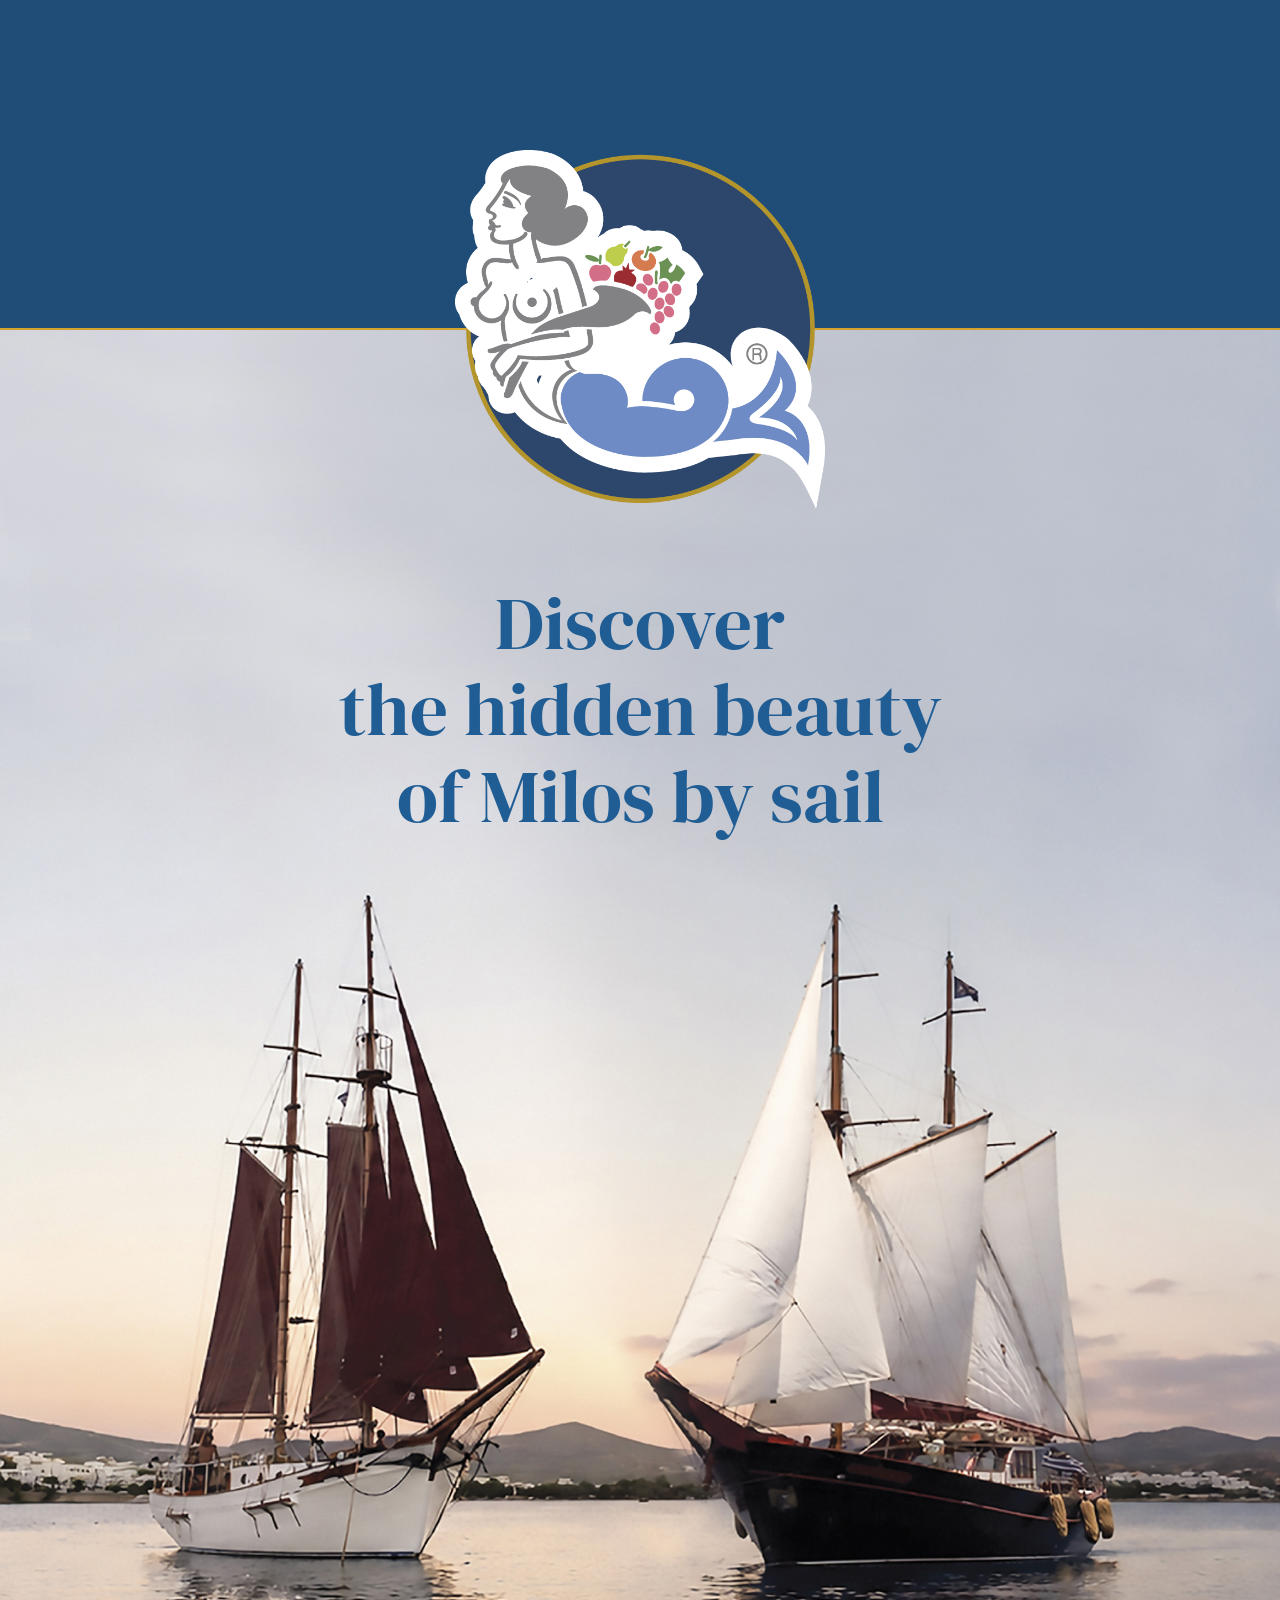
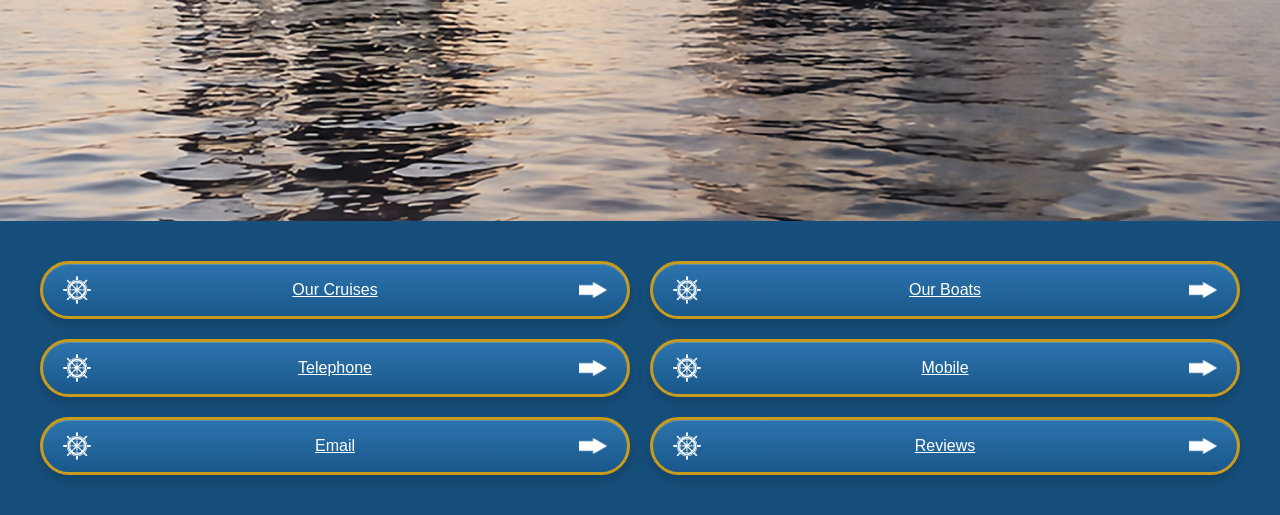
<file: index.html>
<!DOCTYPE html>
<html lang="en">
<head>
  <meta charset="UTF-8">
  <meta name="viewport" content="width=device-width, initial-scale=1.0">

  <title>Thalassitra Cruises | Sailing Cruises in Milos</title>

 <link rel="stylesheet" href="css/style.css">

<link rel="preconnect" href="https://fonts.googleapis.com">
<link rel="preconnect" href="https://fonts.gstatic.com" crossorigin>
<link href="https://fonts.googleapis.com/css2?family=DM+Serif+Display&display=swap" rel="stylesheet">
  
</head>

<body>

  <header class="header">
    <div class="container">
        <img src="images/logo.png" alt="Thalassitra Cruises" class="logo">
    </div>
</header>

  <main>

    <section class="hero">
      <h1 class="hero-title">
    <span class="desktop-title">
        Discover the hidden beauty<br>
        of Milos by sail
    </span>

    <span class="mobile-title">
        Discover<br>
        the hidden beauty<br>
        of Milos by sail
    </span>
</h1>

    <img src="images/hero.jpg" alt="Thalassitra sailing boats in Milos">

</section>

    <section class="quick-links">

      <a href="cruises.html" class="quick-button">
        <img src="images/wheel.png" alt="">
        <span>Our Cruises</span>
        <img src="arrow.png" alt="">
      </a>

      <a href="fleets.html" class="quick-button">
        <img src="wheel.png" alt="">
        <span>Our Boats</span>
        <img src="images/arrow.png" alt="">
      </a>

     <a href="tel:+302287023421" class="quick-button">
        <img src="wheel.png" alt="">
        <span>Telephone</span>
        <img src="arrow.png" alt="">
      </a>

      <a href="tel:+306932101633" class="quick-button">
        <img src="wheel.png" alt="">
        <span>Mobile</span>
        <img src="arrow.png" alt="">
      </a>

      <a href="mailto:info@thalassitrasailing.com" class="quick-button">
        <img src="wheel.png" alt="">
        <span>Email</span>
        <img src="arrow.png" alt="">
      </a>

      <a href="https://www.google.com/search?client=firefox-b-e&hs=0ZIq&sca_esv=a75f3b595b8525f4&sxsrf=APpeQntOieoy6DQViYLmiJJC_qnB04kBjg:1784633943815&si=APenkKm7iecQ4G6P-TsbSMFKIQtv3EFIqRAFw-i8uEbk55Z-_0ktyAI8xpwPCTKVCGi0oq5ltockrytJaC7h1iLpNSznoFZz0u_lR8dG30sCFEQmyRECtWoLdh6v0CQwktKcfbbceD5UAlKIv5nZLdLC5ryz6cflGRMWuKD2tsyJWFQtURlmKtE%3D&q=Thalassitra+Sailing+Travel+Agency+%CE%9A%CF%81%CE%B9%CF%84%CE%B9%CE%BA%CE%AD%CF%82&sa=X&ved=2ahUKEwj0vZnC1-OVAxXw_7sIHdlNFlUQ0bkNegQIOxAH&biw=1637&bih=985&dpr=1" target="_blank" class="quick-button">
        <img src="wheel.png" alt="">
        <span>Reviews</span>
        <img src="arrow.png" alt="">
      </a>

    </section>

  </main>

</body>
</html>
</file>
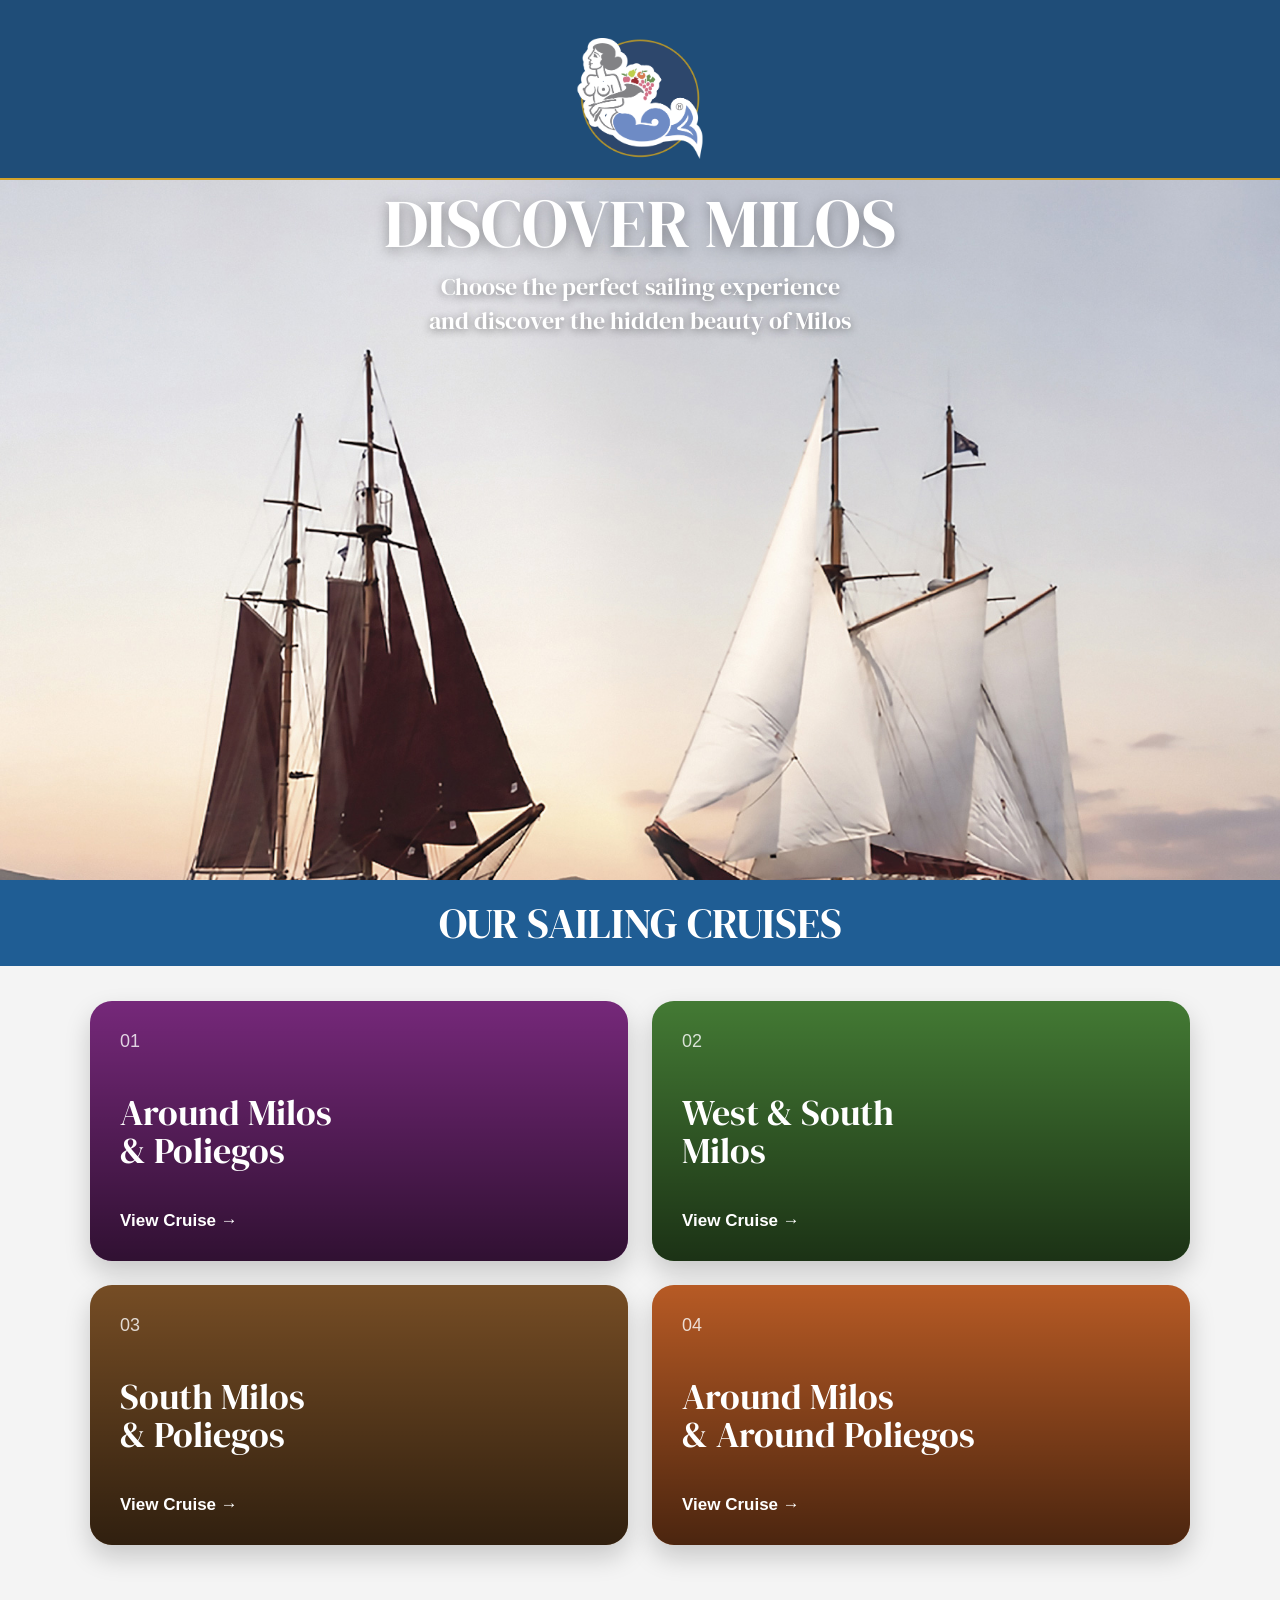
<file: cruises.html>
<!DOCTYPE html>
<html lang="en">

<head>
  <meta charset="UTF-8">
  <meta name="viewport" content="width=device-width, initial-scale=1.0">

  <title>Our Sailing Cruises | Thalassitra Cruises Milos</title>

  <link rel="stylesheet" href="css/style.css">

  <link rel="preconnect" href="https://fonts.googleapis.com">
  <link rel="preconnect" href="https://fonts.gstatic.com" crossorigin>
  <link href="https://fonts.googleapis.com/css2?family=DM+Serif+Display&display=swap" rel="stylesheet">
</head>

<body class="cruises-page">

  <header class="header">
    <div class="container">
      <a href="index.html" aria-label="Back to home">
        <img src="images/logo.png" alt="Thalassitra Cruises" class="logo">
      </a>
    </div>
  </header>

  <main>

   <section class="cruises-cover">

    <img src="images/hero.jpg"
         alt="Thalassitra sailing cruises in Milos">

    <div class="hero-overlay">

        <h1>DISCOVER MILOS</h1>

        <p>
            Choose the perfect sailing experience<br>
            and discover the hidden beauty of Milos
        </p>

    </div>

</section>

    <section class="cruises-list">

      <h2>Our Sailing Cruises</h2>

      <div class="cruise-grid">

  <a href="around-milos-poliegos.html" class="cruise-card cruise-purple">
    <span class="cruise-number">01</span>
    <h3>Around Milos<br>&amp; Poliegos</h3>
    <span class="cruise-link">View Cruise →</span>
  </a>

  <a href="west-south-milos.html" class="cruise-card cruise-green">
    <span class="cruise-number">02</span>
    <h3>West &amp; South<br>Milos</h3>
    <span class="cruise-link">View Cruise →</span>
  </a>

  <a href="south-milos-poliegos.html" class="cruise-card cruise-brown">
    <span class="cruise-number">03</span>
    <h3>South Milos<br>&amp; Poliegos</h3>
    <span class="cruise-link">View Cruise →</span>
  </a>

  <a href="around-milos-around-poliegos.html" class="cruise-card cruise-orange">
    <span class="cruise-number">04</span>
    <h3>Around Milos<br>&amp; Around Poliegos</h3>
    <span class="cruise-link">View Cruise →</span>
  </a>

</div>

    </section>

  </main>

</body>
</html>
</file>
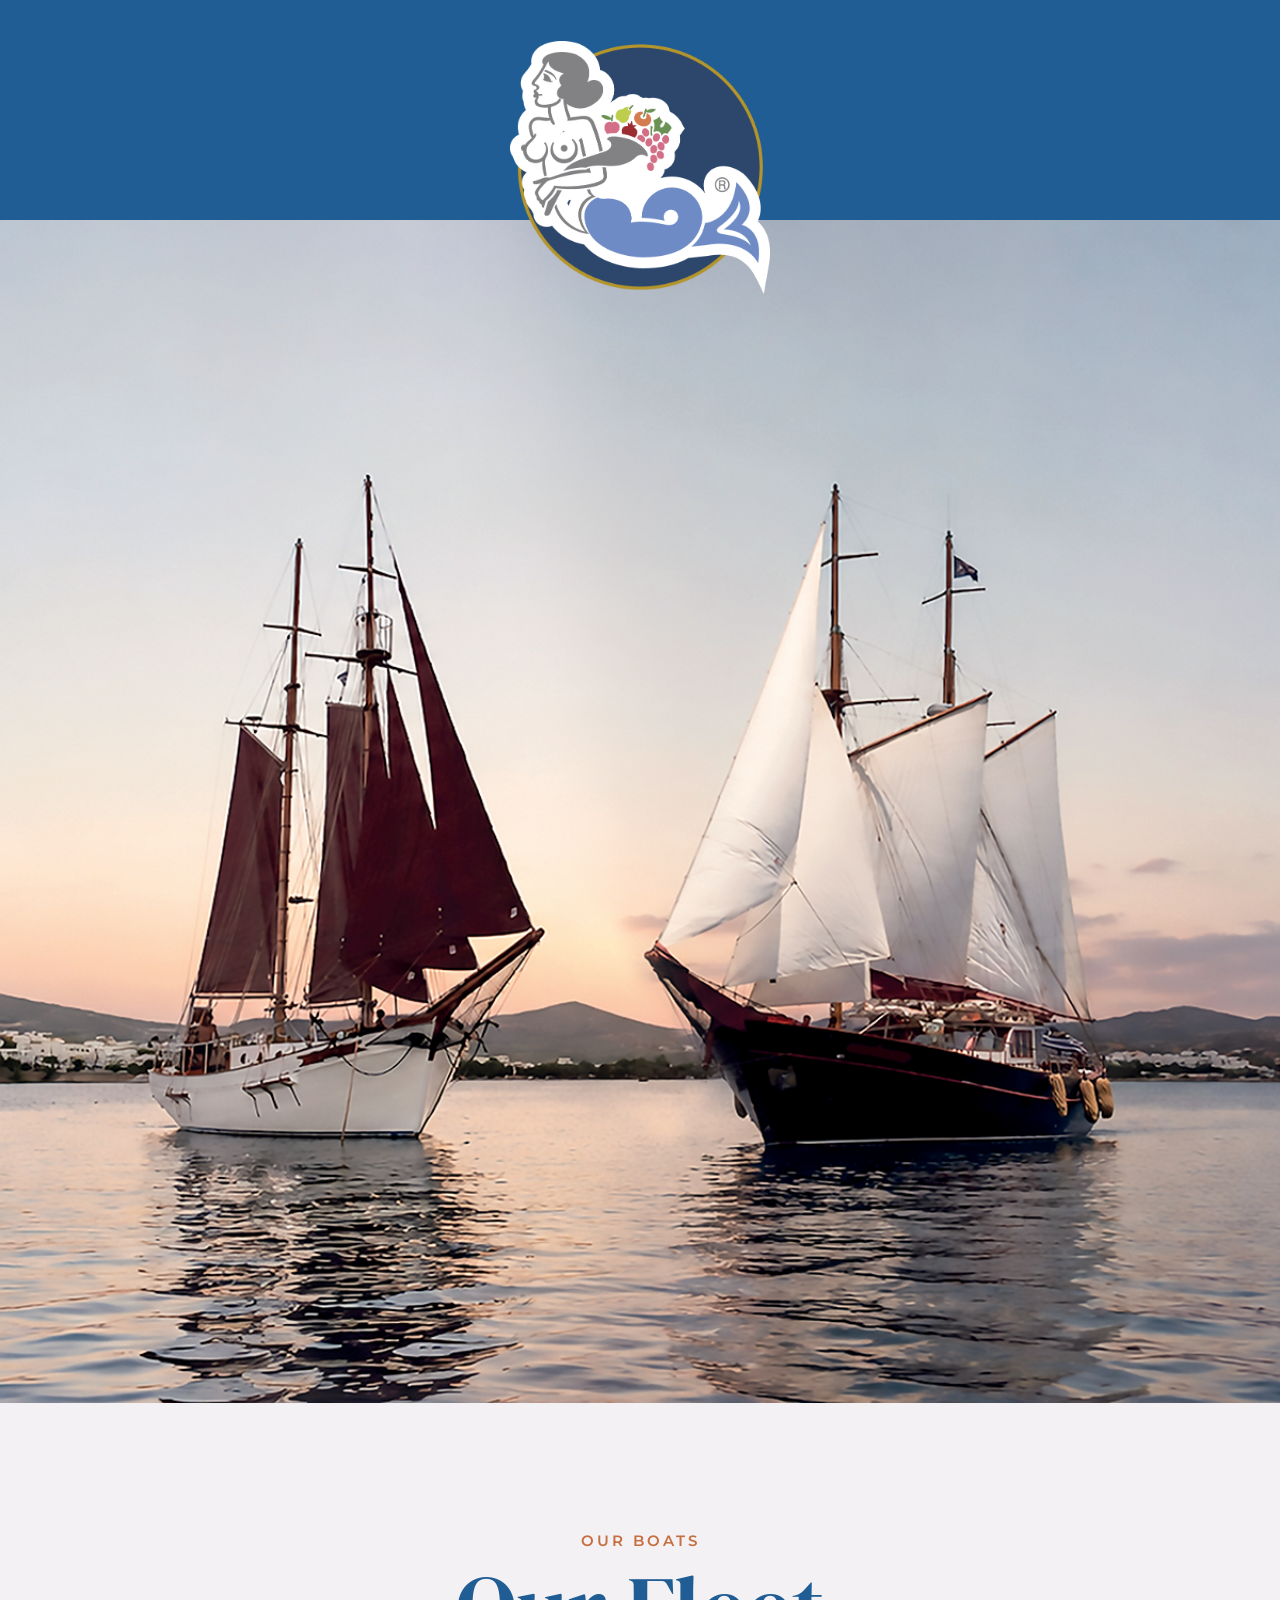
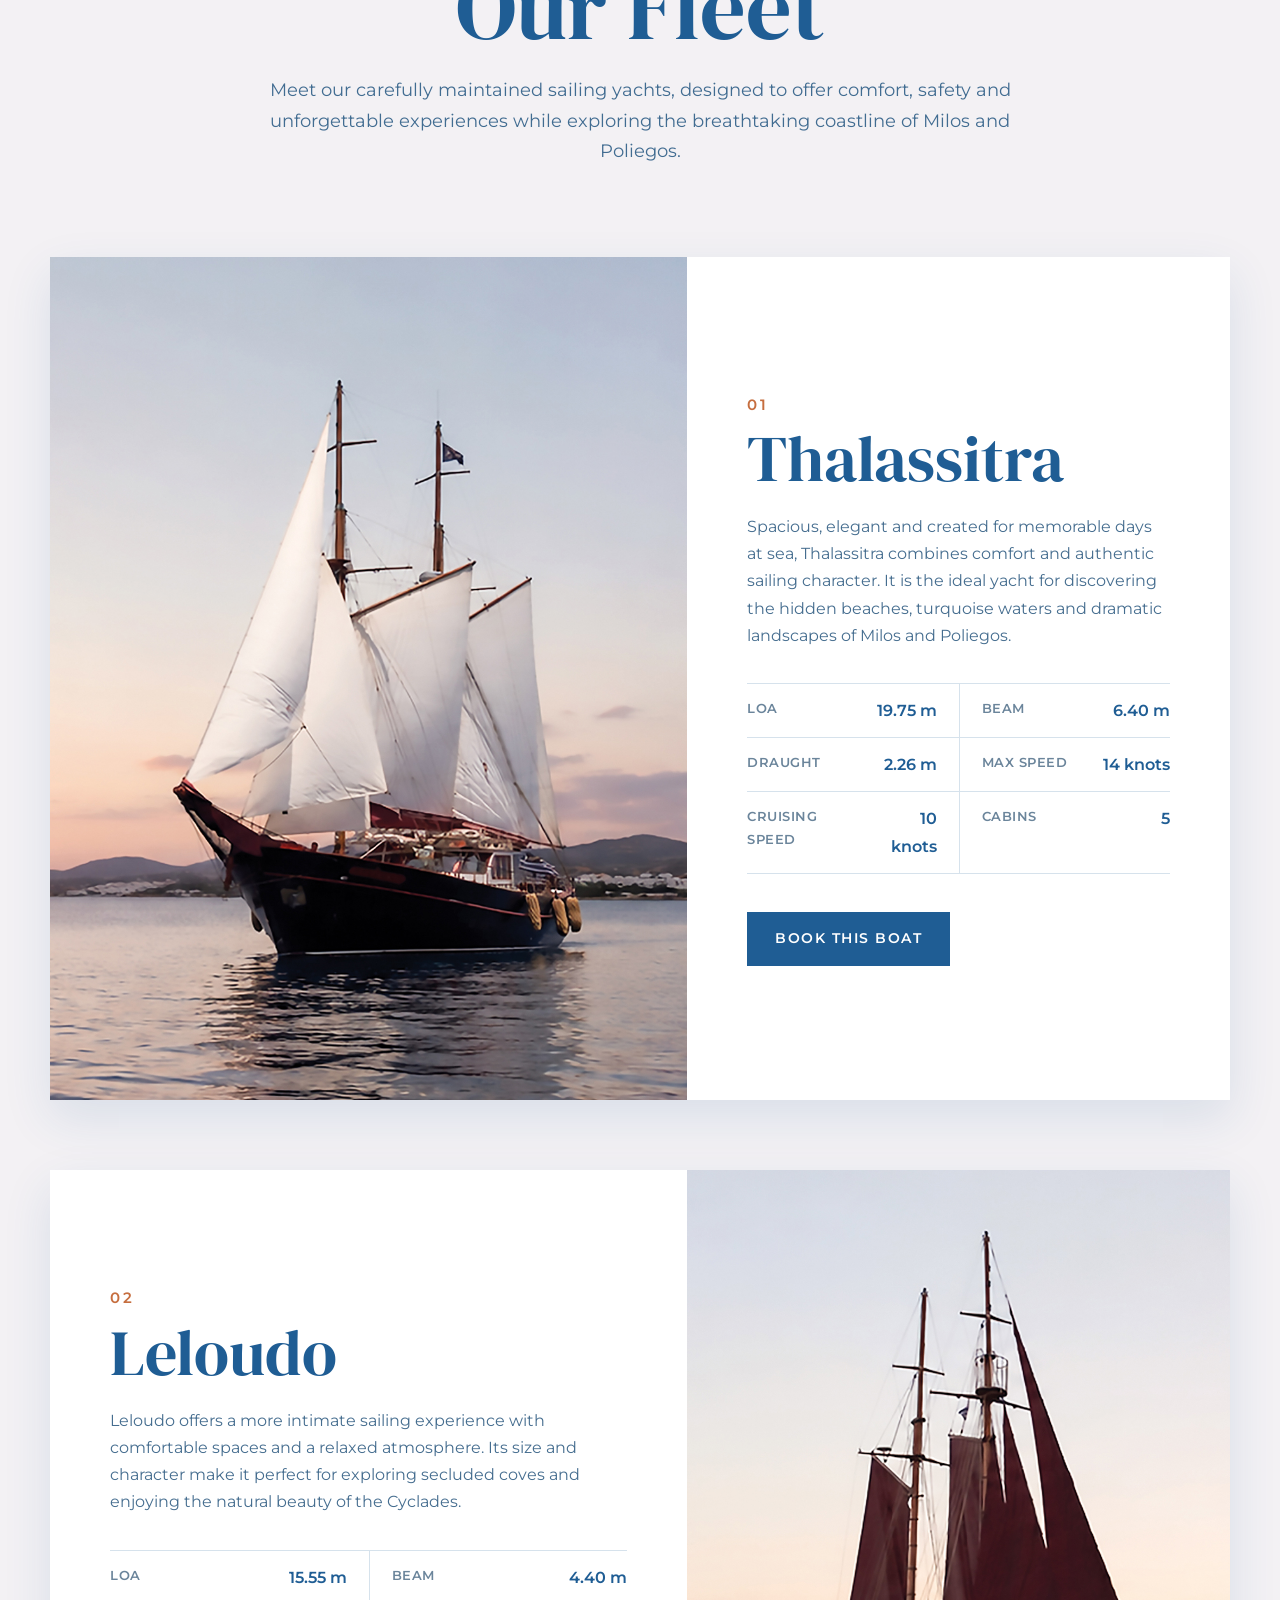
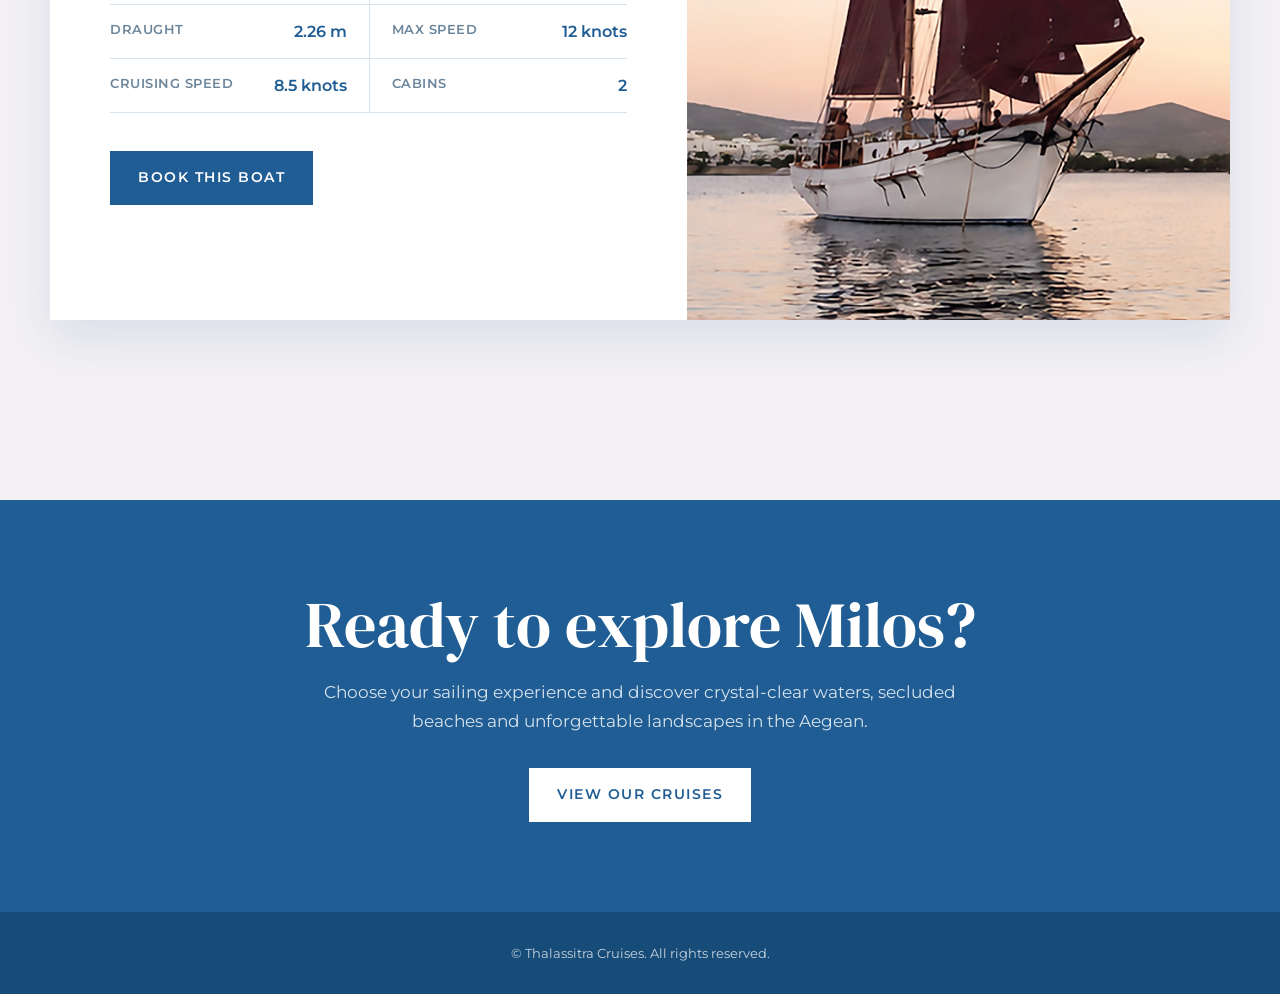
<file: fleets.html>
<!DOCTYPE html>
<html lang="en">

<head>
  <meta charset="UTF-8">
  <meta name="viewport" content="width=device-width, initial-scale=1.0">

  <title>Our Fleet | Thalassitra Cruises</title>

  <meta
    name="description"
    content="Discover the Thalassitra Cruises fleet and explore Milos and Poliegos aboard our sailing yachts."
  >

  <link rel="preconnect" href="https://fonts.googleapis.com">
  <link rel="preconnect" href="https://fonts.gstatic.com" crossorigin>

  <link
    href="https://fonts.googleapis.com/css2?family=DM+Serif+Display&family=Montserrat:wght@400;500;600&display=swap"
    rel="stylesheet"
  >

  <style>
    * {
      box-sizing: border-box;
      margin: 0;
      padding: 0;
    }

    html {
      scroll-behavior: smooth;
    }

    body {
      background: #f3f1f4;
      color: #1f5d94;
      font-family: "Montserrat", Arial, sans-serif;
      line-height: 1.7;
    }

    img {
      display: block;
      width: 100%;
    }

    a {
      text-decoration: none;
    }

    .container {
      width: min(1180px, calc(100% - 48px));
      margin: 0 auto;
    }

    .header {
      position: relative;
      z-index: 10;
      height: 220px;
      background: #1f5d94;
    }

    .header .container {
      position: relative;
      height: 100%;
    }

    .logo-link {
      position: absolute;
      left: 50%;
      bottom: -74px;
      width: 260px;
      transform: translateX(-50%);
    }

    .logo {
      width: 100%;
      height: auto;
    }

    .fleet-hero {
  width: 100%;
  overflow: hidden;
  background: #f3f1f4;
}

.fleet-hero img {
  width: 100%;
  height: auto;
  object-fit: contain;
}

    .fleet-intro {
      padding: 125px 0 90px;
      text-align: center;
    }

    .fleet-intro-label {
      display: block;
      margin-bottom: 10px;
      color: #c66e3f;
      font-size: 15px;
      font-weight: 600;
      letter-spacing: 3px;
      text-transform: uppercase;
    }

    .fleet-intro h1 {
      margin-bottom: 22px;
      font-family: "DM Serif Display", Georgia, serif;
      font-size: clamp(54px, 7vw, 92px);
      font-weight: 400;
      line-height: 1;
    }

    .fleet-intro p {
      max-width: 760px;
      margin: 0 auto;
      color: #416c91;
      font-size: 18px;
    }

    .fleet-list {
      padding-bottom: 110px;
    }

    .vessel {
      display: grid;
      grid-template-columns: 1.08fr 0.92fr;
      min-height: 620px;
      margin-bottom: 70px;
      overflow: hidden;
      background: #ffffff;
      box-shadow: 0 18px 45px rgba(31, 93, 148, 0.12);
    }

    .vessel:nth-child(even) .vessel-image {
      order: 2;
    }

    .vessel:nth-child(even) .vessel-content {
      order: 1;
    }

    .vessel-image {
      min-height: 620px;
    }

    .vessel-image img {
      width: 100%;
      height: 100%;
      object-fit: cover;
    }

    .vessel-content {
      display: flex;
      flex-direction: column;
      justify-content: center;
      padding: 64px 60px;
    }

    .vessel-number {
      margin-bottom: 10px;
      color: #c66e3f;
      font-size: 15px;
      font-weight: 600;
      letter-spacing: 3px;
    }

    .vessel h2 {
      margin-bottom: 22px;
      font-family: "DM Serif Display", Georgia, serif;
      font-size: clamp(45px, 5vw, 70px);
      font-weight: 400;
      line-height: 1;
    }

    .vessel-description {
      margin-bottom: 34px;
      color: #456d8f;
      font-size: 16px;
    }

    .specifications {
      display: grid;
      grid-template-columns: repeat(2, minmax(0, 1fr));
      margin-bottom: 38px;
      border-top: 1px solid rgba(31, 93, 148, 0.18);
    }

    .specification {
      display: flex;
      justify-content: space-between;
      gap: 15px;
      padding: 13px 0;
      border-bottom: 1px solid rgba(31, 93, 148, 0.18);
    }

    .specification:nth-child(odd) {
      padding-right: 22px;
    }

    .specification:nth-child(even) {
      padding-left: 22px;
      border-left: 1px solid rgba(31, 93, 148, 0.18);
    }

    .specification span:first-child {
      color: #6b859b;
      font-size: 13px;
      font-weight: 600;
      letter-spacing: 0.5px;
      text-transform: uppercase;
    }

    .specification span:last-child {
      color: #1f5d94;
      font-weight: 600;
      text-align: right;
    }

    .book-button {
      align-self: flex-start;
      display: inline-flex;
      align-items: center;
      justify-content: center;
      min-width: 190px;
      padding: 15px 28px;
      background: #1f5d94;
      color: #ffffff;
      font-size: 14px;
      font-weight: 600;
      letter-spacing: 1.5px;
      text-transform: uppercase;
      transition: transform 0.2s ease, background 0.2s ease;
    }

    .book-button:hover {
      background: #c66e3f;
      transform: translateY(-2px);
    }

    .fleet-cta {
      padding: 90px 24px;
      background: #1f5d94;
      color: #ffffff;
      text-align: center;
    }

    .fleet-cta h2 {
      margin-bottom: 18px;
      font-family: "DM Serif Display", Georgia, serif;
      font-size: clamp(42px, 5vw, 66px);
      font-weight: 400;
      line-height: 1.1;
    }

    .fleet-cta p {
      max-width: 680px;
      margin: 0 auto 32px;
      color: rgba(255, 255, 255, 0.82);
      font-size: 17px;
    }

    .fleet-cta .book-button {
      align-self: auto;
      background: #ffffff;
      color: #1f5d94;
    }

    .fleet-cta .book-button:hover {
      background: #c66e3f;
      color: #ffffff;
    }

    .footer {
      padding: 30px 20px;
      background: #174c79;
      color: rgba(255, 255, 255, 0.75);
      font-size: 13px;
      text-align: center;
    }

    @media (max-width: 900px) {
      .header {
        height: 170px;
      }

      .logo-link {
        bottom: -55px;
        width: 205px;
      }

      ..vessel {
        grid-template-columns: 1fr;
      }

      .vessel:nth-child(even) .vessel-image,
      .vessel:nth-child(even) .vessel-content {
        order: initial;
      }

      .vessel-image {
        min-height: 460px;
      }

      .vessel-content {
        padding: 50px 40px;
      }
    }

    @media (max-width: 600px) {
      .container {
        width: min(100% - 28px, 1180px);
      }

      .header {
        height: 130px;
      }

      .logo-link {
        bottom: -42px;
        width: 160px;
      }

     .fleet-intro {
        padding: 90px 0 60px;
      }

      .fleet-intro h1 {
        font-size: 53px;
      }

      .fleet-intro p {
        font-size: 16px;
      }

      .fleet-list {
        padding-bottom: 65px;
      }

      .vessel {
  display: flex;
  flex-direction: column;
  margin-bottom: 35px;
}

.vessel-image {
  order: 1 !important;
  width: 100%;
  height: auto !important;
  min-height: 0 !important;
}

.vessel-image img {
  width: 100% !important;
  height: auto !important;
  display: block;
  object-fit: contain !important;
}

.vessel-content {
  order: 2 !important;
  width: 100%;
  padding: 38px 25px 42px;
}

      .vessel h2 {
        font-size: 47px;
      }

      .specifications {
        grid-template-columns: 1fr;
      }

      .specification:nth-child(odd),
      .specification:nth-child(even) {
        padding-right: 0;
        padding-left: 0;
        border-left: 0;
      }

      .book-button {
        width: 100%;
      }

      .fleet-cta {
        padding: 65px 25px;
      }
    }
  </style>
</head>

<body>

  <header class="header">
    <div class="container">

      <a href="index.html" class="logo-link" aria-label="Back to home">
        <img
          src="images/logo.png"
          alt="Thalassitra Cruises"
          class="logo"
        >
      </a>

    </div>
  </header>

  <main>

    <section class="fleet-hero">
      <img
        src="images/fleets/fleets-hero.jpg"
        alt="Thalassitra Cruises sailing fleet"
      >
    </section>

    <section class="fleet-intro">
      <div class="container">

        <span class="fleet-intro-label">Our Boats</span>

        <h1>Our Fleet</h1>

        <p>
          Meet our carefully maintained sailing yachts, designed to offer
          comfort, safety and unforgettable experiences while exploring
          the breathtaking coastline of Milos and Poliegos.
        </p>

      </div>
    </section>

    <section class="fleet-list">
      <div class="container">

        <article class="vessel">

          <div class="vessel-image">
            <img
              src="images/fleets/fleets-thalassitra.jpg"
              alt="Thalassitra sailing yacht"
            >
          </div>

          <div class="vessel-content">

            <span class="vessel-number">01</span>

            <h2>Thalassitra</h2>

            <p class="vessel-description">
              Spacious, elegant and created for memorable days at sea,
              Thalassitra combines comfort and authentic sailing character.
              It is the ideal yacht for discovering the hidden beaches,
              turquoise waters and dramatic landscapes of Milos and Poliegos.
            </p>

            <div class="specifications">

              <div class="specification">
                <span>LOA</span>
                <span>19.75 m</span>
              </div>

              <div class="specification">
                <span>Beam</span>
                <span>6.40 m</span>
              </div>

              <div class="specification">
                <span>Draught</span>
                <span>2.26 m</span>
              </div>

              <div class="specification">
                <span>Max Speed</span>
                <span>14 knots</span>
              </div>

              <div class="specification">
                <span>Cruising Speed</span>
                <span>10 knots</span>
              </div>

              <div class="specification">
                <span>Cabins</span>
                <span>5</span>
              </div>

            </div>

            <a
              href="https://www.thalassitrasailing.com/contact"
              class="book-button"
              target="_blank"
              rel="noopener"
            >
              Book This Boat
            </a>

          </div>
        </article>

        <article class="vessel">

          <div class="vessel-image">
            <img
              src="images/fleets/fleets-leloudo.jpg"
              alt="Leloudo sailing yacht"
            >
          </div>

          <div class="vessel-content">

            <span class="vessel-number">02</span>

            <h2>Leloudo</h2>

            <p class="vessel-description">
              Leloudo offers a more intimate sailing experience with
              comfortable spaces and a relaxed atmosphere. Its size and
              character make it perfect for exploring secluded coves and
              enjoying the natural beauty of the Cyclades.
            </p>

            <div class="specifications">

              <div class="specification">
                <span>LOA</span>
                <span>15.55 m</span>
              </div>

              <div class="specification">
                <span>Beam</span>
                <span>4.40 m</span>
              </div>

              <div class="specification">
                <span>Draught</span>
                <span>2.26 m</span>
              </div>

              <div class="specification">
                <span>Max Speed</span>
                <span>12 knots</span>
              </div>

              <div class="specification">
                <span>Cruising Speed</span>
                <span>8.5 knots</span>
              </div>

              <div class="specification">
                <span>Cabins</span>
                <span>2</span>
              </div>

            </div>

            <a
              href="https://www.thalassitrasailing.com/contact"
              class="book-button"
              target="_blank"
              rel="noopener"
            >
              Book This Boat
            </a>

          </div>
        </article>

      </div>
    </section>

    <section class="fleet-cta">

      <h2>Ready to explore Milos?</h2>

      <p>
        Choose your sailing experience and discover crystal-clear waters,
        secluded beaches and unforgettable landscapes in the Aegean.
      </p>

      <a href="cruises.html" class="book-button">
        View Our Cruises
      </a>

    </section>

  </main>

  <footer class="footer">
    © Thalassitra Cruises. All rights reserved.
  </footer>

</body>
</html>
</file>
<file: css/style.css>
@font-face{
    font-family:"ThalassitraTitle";
    src:url("../fonts/SeoulHangangC-BL.ttf") format("truetype");
    font-weight:700;
    font-style:normal;
}

/* ===== RESET ===== */

*{
    margin:0;
    padding:0;
    box-sizing:border-box;
}

body{
    font-family:Arial, Helvetica, sans-serif;
    background:#f4f4f4;
    color:#1f5d94;
}

/* ===== HEADER ===== */

.header{
    position:relative;
    height:330px;
    background:#1f4d78;
    border-bottom:2px solid #d3a32b;
    overflow:visible;
}

.logo{
    position:absolute;
    left:50%;
    transform:translateX(-50%);
    width:370px;
    height:auto;
    top:150px;
    z-index:100;
}

/* ===== TITLE ===== */

.intro{

    background:#efefef;

    text-align:center;

    padding:50px 20px;

}

.intro h1{

    font-size:52px;
    line-height:1.2;
    color:#1f5d94;
    font-weight:normal;

}

/* ===== HERO ===== */

.hero{
    position:relative;
}
.hero img{

    width:100%;
    display:block;

}

/* ===== BUTTONS ===== */

.quick-links{

    background:#174f7c;

    display:grid;

    grid-template-columns:repeat(2,1fr);

    gap:20px;

    padding:40px;

}

.quick-button{

    background:#1d6fb2;

    border:3px solid #c89b1d;

    border-radius:40px;
    background:linear-gradient(to bottom,#2c73ad,#19588b);

box-shadow:
    0 6px 14px rgba(0,0,0,.18),
    inset 0 1px 0 rgba(255,255,255,.20);

transition:all .25s ease;

    display:flex;

    align-items:center;

    justify-content:space-between;

    color:white;

    padding:12px 20px;

}

.quick-button img{
    width:28px;
    transition:transform .3s ease;
}

.quick-button:hover img:first-child{
    transform:rotate(10deg);
}

.quick-button span{
    flex:1;
    text-align:center;
}

.container{
    max-width:1200px;
    margin:0 auto;
    position:relative;
    height:100%;
}
.hero-title{
    position:absolute;
    top:250px;
    left:50%;
    transform:translateX(-50%);
    font-family:"DM Serif Display", serif;
    font-weight:400;
    z-index:10;
    width:1000px;
    color:#1f5d94;
    font-size:75px;
    line-height:1.15;
    text-align:center;
}
.quick-button:hover{
    transform:translateY(-2px);

    box-shadow:
        0 10px 22px rgba(0,0,0,.25),
        inset 0 1px 0 rgba(255,255,255,.30);
}

.quick-button img:last-child{
    transition:transform .25s ease;
}

.quick-button:hover{

    transform:translateY(-3px);

    background:linear-gradient(to bottom,#3482c1,#21679d);

    border-color:#d8ad35;

    box-shadow:
        0 14px 28px rgba(0,0,0,.25),
        0 0 10px rgba(200,155,29,.20),
        inset 0 1px 0 rgba(255,255,255,.35);

}

.mobile-title{
    display:none;
}

@media (max-width:600px){

    .header{
        height:180px;
    }

    .logo{
        width:185px;
        top:65px;
    }

.hero-title{
    top:65px;
    width:90%;
    font-size:31px;
    line-height:1.1;
}

    .quick-links{
        grid-template-columns:1fr;
        gap:14px;
        padding:22px 18px;
    }

    .quick-button{
        width:100%;
        min-height:64px;
        border-radius:18px;
    }
}

.desktop-title{
    display:none;
}

.mobile-title{
    display:block;
}

}

/* ===== CRUISES PAGE ===== */

.cruises-page{
    background:#f3f1f4;
    color:#1f5d94;
}

.cruises-page .header{
    position:relative;
    height:260px;
}

/* ===== HERO ===== */

.cruises-cover{
    position:relative;
    width:100%;
}

.cruises-cover img{
    display:block;
    width:100%;
    height:700px;
    object-fit:cover;
}

.hero-overlay{

    position:absolute;

    left:50%;
    top:12%;

    transform:translate(-50%,-50%);

    width:min(900px,90%);

    text-align:center;

    color:#fff;

}

.hero-overlay h1{

    margin:0 0 12px;

    font-family:"DM Serif Display", serif;

    font-size:68px;

    font-weight:400;

    text-transform:uppercase;

    line-height:1;

    text-shadow:0 3px 14px rgba(0,0,0,.35);

}

.hero-overlay p{

    margin:0;

    font-family:"DM Serif Display", serif;

    font-size:24px;

    line-height:1.4;

    text-shadow:0 2px 8px rgba(0,0,0,.45);

}

.cruises-list{
    padding:0 0 70px;
}

.cruises-list h2{
    margin:0 0 35px;
    padding:14px 20px;
    text-align:center;
    background:#1f5d94;
    color:#fff;
    font-family:"DM Serif Display", serif;
    font-size:42px;
    font-weight:400;
    text-transform:uppercase;
}

.cruise-grid{
    width:min(1100px, calc(100% - 40px));
    margin:0 auto;
    display:grid;
    grid-template-columns:repeat(2, 1fr);
    gap:24px;
}

.cruise-card{
    position:relative;
    overflow:hidden;

    min-height:260px;
    padding:30px;
    border-radius:22px;

    color:#fff;
    text-decoration:none;

    display:flex;
    flex-direction:column;
    justify-content:space-between;

    background-size:cover;
    background-position:center;

    box-shadow:0 12px 26px rgba(0,0,0,.18);
    transition:transform .25s ease, box-shadow .25s ease;
}

.cruise-card::before{
    content:"";
    position:absolute;
    inset:0;

    background:linear-gradient(
        to top,
        rgba(0,0,0,.65),
        rgba(0,0,0,.15)
    );

    z-index:1;
}

.cruise-card > *{
    position:relative;
    z-index:2;
}

.cruise-card:hover{
    transform:translateY(-4px);
    box-shadow:0 18px 34px rgba(0,0,0,.24);
}

.cruise-number{
    font-size:18px;
    opacity:.8;
}

.cruise-card h3{
    margin:20px 0;
    font-family:"DM Serif Display", serif;
    font-size:36px;
    font-weight:400;
    line-height:1.05;
}

.cruise-link{
    font-size:17px;
    font-weight:bold;
}

.cruise-purple{
    background:#8a2f8f;
}

.cruise-green{
    background:#4f8f3d;
}

.cruise-brown{
    background:#8a5a2b;
}

.cruise-orange{
    background:#d76a2b;
}

@media (max-width:600px){

    .cruises-page .header{
        height:180px;
    }

    .cruises-intro{
        padding:135px 18px 25px;
    }

    .cruises-intro h1{
        font-size:38px;
    }

    .cruises-intro p{
        font-size:15px;
    }

    .cruises-list h2{
        font-size:28px;
        padding:12px 15px;
    }

    .cruise-grid{
        width:calc(100% - 28px);
        grid-template-columns:1fr;
        gap:16px;
    }

    .cruise-card{
        min-height:190px;
        padding:22px;
        border-radius:18px;
    }

    .cruise-card h3{
        font-size:28px;
    }
}

/* ===== CRUISE DETAIL PAGE ===== */

.cruise-detail-page{
    background:#f3f1f4;
}

.cruise-detail-hero{
    width:100%;
}

.cruise-detail-hero img{
    display:block;
    width:100%;
    height:min(70vh,700px);
    object-fit:cover;
}

.cruise-detail-intro{
    width:min(1100px, calc(100% - 40px));
    margin:60px auto;
}

.cruise-detail-title{
    display:inline-flex;
    align-items:center;
    gap:20px;

    padding:18px 34px;

    border-radius:18px;

    background:#8a2f8f;
    color:#fff;
}

.cruise-detail-title span{
    font-size:22px;
    font-weight:bold;
    opacity:.8;
}

.cruise-detail-title h1{
    margin:0;

    font-family:"DM Serif Display", serif;
    font-size:48px;
    font-weight:400;
    line-height:1.05;
}

.cruise-detail-purple .cruise-detail-title{
    background:#8a2f8f;
}

.cruise-detail-green .cruise-detail-title{
    background:#4f8f3d;
}

.cruise-detail-brown .cruise-detail-title{
    background:#8a5a2b;
}

.cruise-detail-orange .cruise-detail-title{
    background:#d76a2b;
}

.cruise-detail-intro p{

    max-width:760px;

    margin:35px 0 0;

    font-size:20px;
    line-height:1.8;

    color:#444;
}

/* ===== SMALL HEADER FOR INNER PAGES ===== */

.cruises-page .header,
.cruise-detail-page .header{
    height:180px;
}

.cruises-page .logo,
.cruise-detail-page .logo{

    position:absolute;

    left:50%;

    top:38px;

    transform:translateX(-50%);

    width:125px;

}

.cruises-intro{
    padding:38px 20px 30px;
}

@media (max-width:600px){

    .cruises-page .header,
    .cruise-detail-page .header{
        height:135px;
    }

    .cruises-page .logo,
    .cruise-detail-page .logo{
        top:8px;
        width:125px;
    }

    .cruise-grid{
        grid-template-columns:1fr;
    }

.hero-overlay{
    top:18%;
    color:#1f5d94;
}

.hero-overlay h1{
    font-size:42px;
    color:#1f5d94;
}

.hero-overlay p{
    font-size:16px;
    color:#1f5d94;
}

}

/* ==========================
   Cruise Gallery
========================== */

.cruise-detail-gallery{
    max-width:1200px;
    margin:80px auto;
    padding:0 40px;
}

.cruise-detail-gallery h2{
    margin-bottom:30px;
}

.cruise-gallery{
    display:grid;
    grid-template-columns:repeat(auto-fit,minmax(260px,1fr));
    gap:22px;
}

.cruise-gallery img{
    width:100%;
    height:220px;
    object-fit:cover;
    border-radius:16px;
    display:block;
    transition:.35s;
}

.cruise-gallery img:hover{
    transform:scale(1.02);
}

@media (max-width:768px){

.cruise-gallery{
grid-template-columns:1fr;
}

.cruise-gallery img{
height:220px;
}

}

.cruise-gallery-grid{
    display:grid;
    grid-template-columns:repeat(auto-fit,minmax(240px,1fr));
    gap:20px;
}

.gallery-item img{
    width:100%;
    height:220px;
    object-fit:cover;
    border-radius:14px;
    display:block;
}

.gallery-item img:hover{
    transform:scale(1.03);
    transition:.3s;
}

/* ===========================
   Cruise Stops
=========================== */

.cruise-stops{
    max-width:1200px;
    margin:90px auto;
    padding:0 40px;
}

.stop-card{
    display:grid;
    grid-template-columns:340px 1fr;
    gap:35px;

    align-items:center;

    margin-bottom:60px;
    padding-bottom:60px;

    border-bottom:1px solid #e7e7e7;
}

.stop-card:last-child{
    border-bottom:none;
}

.stop-card img{
    width:100%;
    height:240px;

    object-fit:cover;

    border-radius:16px;
}

.stop-number{
    display:inline-block;

    margin-bottom:14px;

    color:#8a2f8f;

    font-size:15px;
    font-weight:700;
    letter-spacing:2px;
}

.stop-content h3{
    margin:0 0 15px;

    font-family:"DM Serif Display",serif;
    font-size:34px;
    color:#1f5d94;
}

.stop-content p{
    margin:0;

    line-height:1.8;
    color:#555;
}

@media (max-width:768px){

    .cruise-stops{
        padding:0 20px;
    }

    .stop-card{
        grid-template-columns:1fr;
        gap:20px;
    }

}

.book-cruise{
    padding:80px 20px;
    text-align:center;
    background:#f8f8f8;
}

.book-cruise h2{
    font-family:"DM Serif Display", serif;
    font-size:42px;
    color:#1f5d94;
    margin-bottom:20px;
}

.book-cruise p{
    max-width:700px;
    margin:0 auto 35px;
    line-height:1.8;
    color:#555;
}

.book-cruise-btn{
    display:inline-block;
    padding:16px 42px;
    background:#1f5d94;
    color:#fff;
    text-decoration:none;
    border-radius:40px;
    font-weight:700;
    transition:.3s;
}

.book-cruise-btn:hover{
    background:#16466f;
}

.cruise-route-map{
    text-align:center;
    margin-top:40px;
}

.cruise-route-map img{
    width:75%;
    max-width:900px;
    height:auto;
    border-radius:20px;
}

.gallery-item{
    position:relative;
    overflow:hidden;
}

.gallery-caption{
    position:absolute;
    left:20px;
    bottom:18px;
    color:#fff;
    z-index:2;
}

.gallery-caption{
    display:flex;
    align-items:center;
    gap:10px;
    position:absolute;
    left:20px;
    bottom:18px;
    color:#fff;
    z-index:2;
}

.gallery-caption span{
    font-size:24px;
    font-weight:700;
    line-height:1;
}

.gallery-caption h3{
    margin:0;
    font-size:20px;
    font-weight:600;
    color:#fff;
}

.gallery-item::after{
    content:"";
    position:absolute;
    left:0;
    right:0;
    bottom:0;
    height:45%;
    background:linear-gradient(to top, rgba(0,0,0,.65), rgba(0,0,0,0));
}

/* ===== Cruise Map Lightbox ===== */

.cruise-route-map img{
    max-width:100%;
    border-radius:12px;
    cursor:zoom-in;
}

.map-lightbox{
    position:fixed;
    inset:0;
    background:rgba(0,0,0,.94);
    display:none;
    z-index:9999;
}

.map-lightbox.active{
    display:block;
}

.map-viewport{
    position:absolute;
    inset:0;
    overflow:hidden;
    display:flex;
    align-items:center;
    justify-content:center;
    touch-action:none;
    cursor:grab;
}

.map-viewport.dragging{
    cursor:grabbing;
}

.map-zoom-image{
    width:auto;
    height:auto;
    max-width:94vw;
    max-height:88vh;
    object-fit:contain;
    background:#fff;
    padding:10px;
    user-select:none;
    -webkit-user-drag:none;
    transform-origin:center center;
    transition:transform .08s linear;
}

.map-zoom-image.zoomed{
    cursor:grab;
}

.map-close{
    position:absolute;
    top:16px;
    right:22px;
    z-index:10002;
    width:46px;
    height:46px;
    border:0;
    border-radius:50%;
    background:rgba(255,255,255,.95);
    color:#111;
    font-size:34px;
    line-height:42px;
    cursor:pointer;
}

.map-controls{
    position:absolute;
    left:50%;
    bottom:20px;
    transform:translateX(-50%);
    z-index:10002;
    display:flex;
    align-items:center;
    gap:8px;
    padding:8px;
    border-radius:30px;
    background:rgba(255,255,255,.95);
}

.map-controls button{
    min-width:46px;
    height:42px;
    border:0;
    border-radius:22px;
    background:#1f5d94;
    color:#fff;
    font-size:22px;
    cursor:pointer;
}

.map-controls .map-reset{
    min-width:72px;
    padding:0 14px;
    font-size:15px;
}

@media (max-width:600px){

    .map-zoom-image{
        max-width:98vw;
        max-height:82vh;
    }

    .map-close{
        top:10px;
        right:10px;
    }

    .map-controls{
        bottom:12px;
    }
}
</file>
